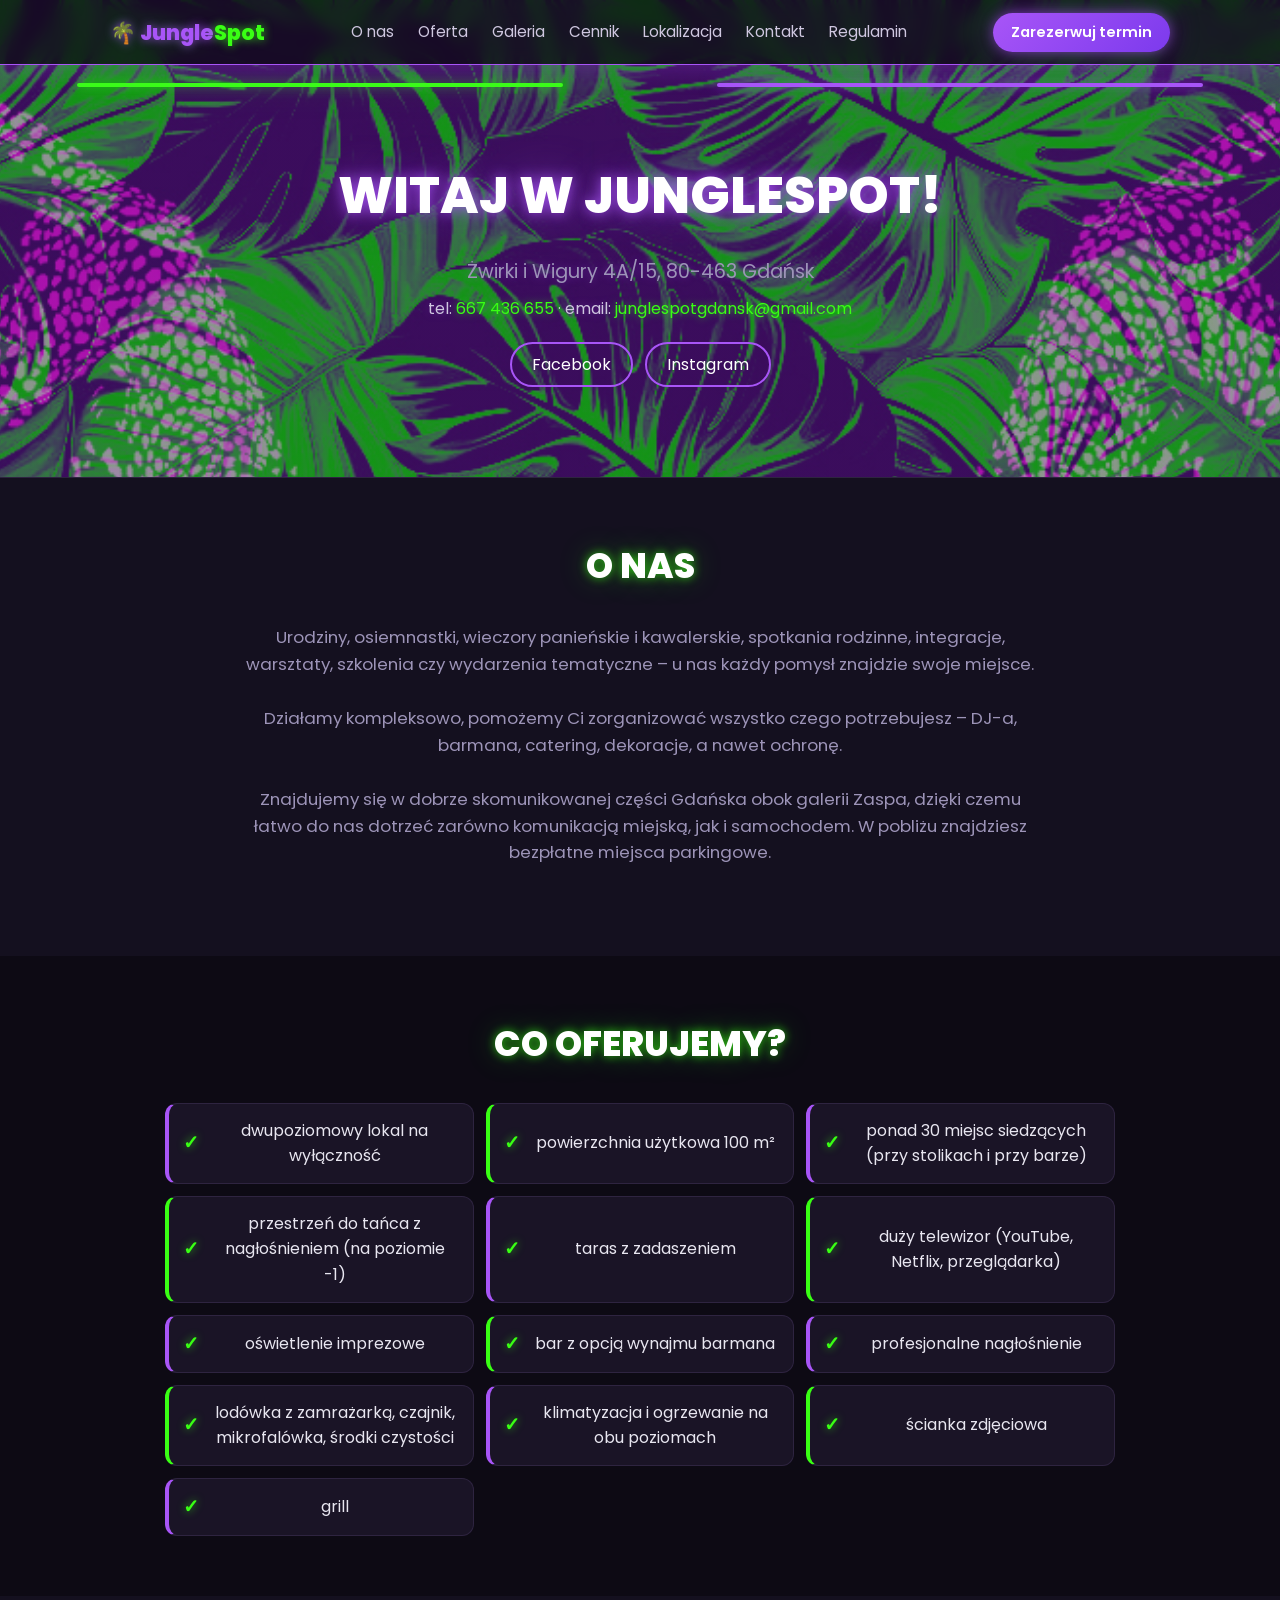
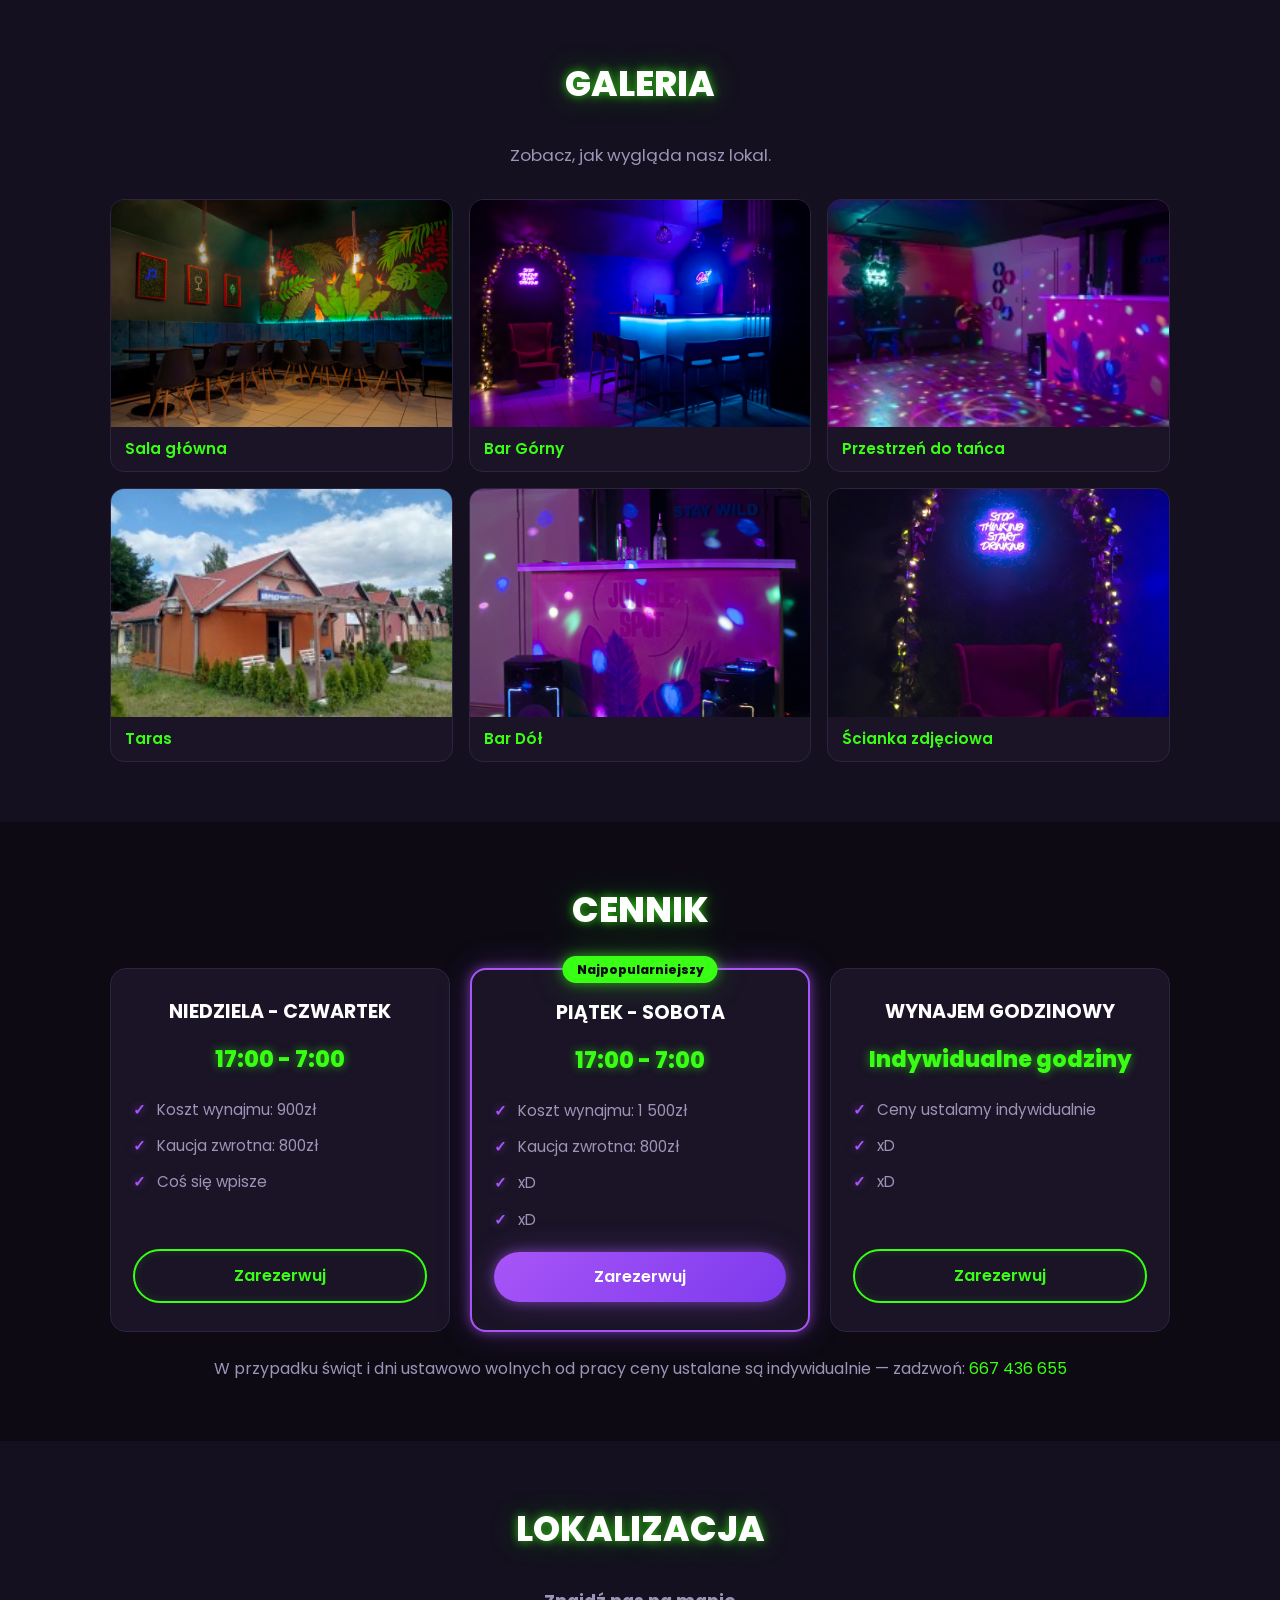
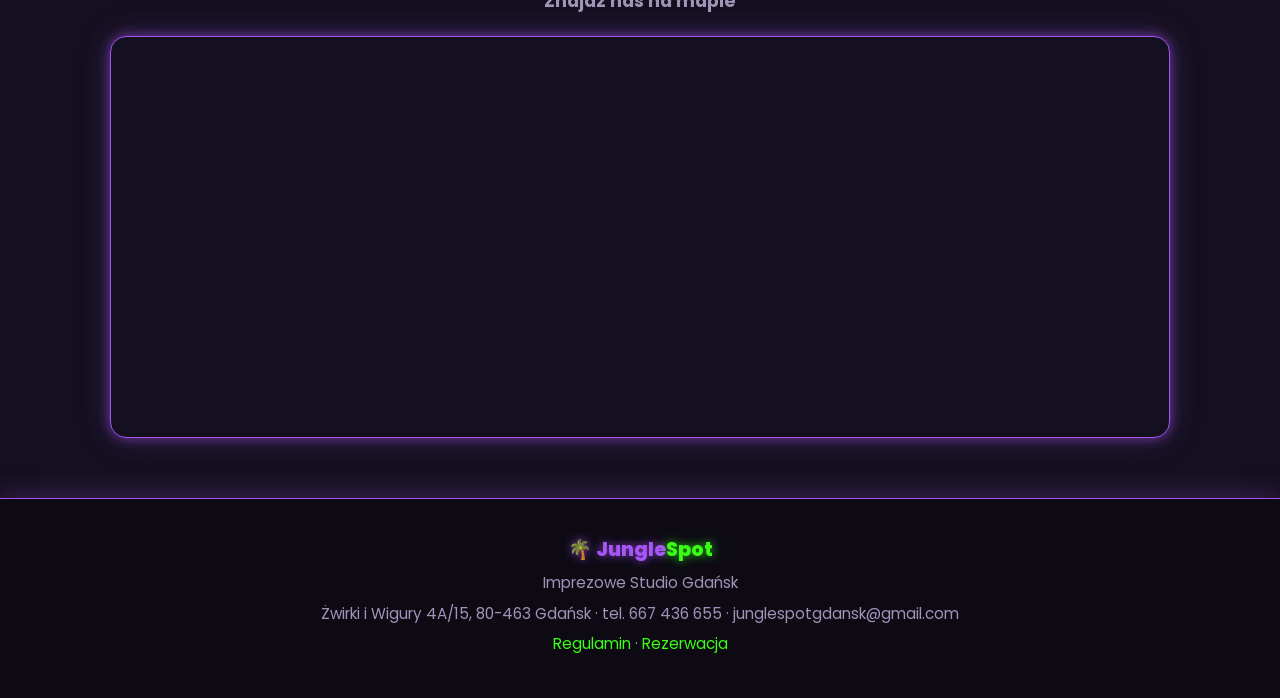
<file: index.html>
<!DOCTYPE html>
<html lang="pl">

<head>
  <meta charset="UTF-8">
  <meta name="viewport" content="width=device-width, initial-scale=1.0">
  <title>Imprezowe Studio Gdańsk — Domek imprezowy | JungleSpot</title>
  <meta name="description"
    content="Wynajmij lokal na imprezę w Gdańsku! Imprezowe Studio JungleSpot — urodziny, imprezy firmowe, spotkania towarzyskie. Zarezerwuj termin już dziś!">
  <link rel="preconnect" href="https://fonts.googleapis.com">
  <link rel="preconnect" href="https://fonts.gstatic.com" crossorigin>
  <link href="https://fonts.googleapis.com/css2?family=Poppins:wght@400;600;800&display=swap" rel="stylesheet">
  <script src="https://identity.netlify.com/v1/netlify-identity-widget.js"></script>
  <link rel="stylesheet" href="style.css">
</head>

<body>

  <!-- Pasek górny: logo + menu + przycisk rezerwacji -->
  <header class="topbar">
    <div class="container topbar-inner">
      <a href="index.html" class="logo">🌴 Jungle<span>Spot</span></a>

      <nav class="nav" id="nav-menu">
        <a href="#o-nas">O nas</a>
        <a href="#oferta">Oferta</a>
        <a href="#galeria">Galeria</a>
        <a href="#cennik">Cennik</a>
        <a href="#lokalizacja">Lokalizacja</a>
        <a href="#kontakt">Kontakt</a>
        <a href="regulamin.html">Regulamin</a>
        <a href="rezerwacja.html" class="nav-reserve">✨ Zarezerwuj termin</a>
      </nav>

      <div class="topbar-actions">
        <a href="rezerwacja.html" class="btn btn-primary btn-small">Zarezerwuj termin</a>
        <button id="menu-toggle" class="menu-toggle" aria-label="Menu">☰</button>
      </div>
    </div>
  </header>

  <!-- Sekcja główna (hero) -->
  <section class="hero">
    <div class="container">
      <h1 class="hero-title" data-content="hero-title">WYNAJMIJ NASZ LOKAL<br>NA IMPREZĘ!</h1>
      <p class="hero-address" data-content="hero-address">Żwirki i Wigury 4A/15, 80-463 Gdańsk</p>
      <p class="hero-contact">
        tel: <a href="tel:+48667436655" data-content="hero-phone">667 436 655</a> ·
        email: <a href="mailto:junglespotgdansk@gmail.com" data-content="hero-email">junglespotgdansk@gmail.com</a>
      </p>
      <div class="social-links">
        <a href="https://www.facebook.com/ImprezoweStudio" target="_blank" rel="noopener"
          class="social-link">Facebook</a>
        <a href="https://www.instagram.com/junglespot_imprezowestudio/" target="_blank" rel="noopener"
          class="social-link">Instagram</a>
      </div>
    </div>
  </section>

  <!-- Sekcja: o nas -->
  <section class="section section-alt" id="o-nas">
    <div class="container">
      <h2 class="section-title" data-content="onas-title">Witamy w naszym lokalu!</h2>
      <p class="section-text" data-content="onas-text">
        Szukasz idealnego miejsca na organizację niezapomnianej imprezy?
        Nasz lokal to odpowiednie miejsce dla Ciebie! Niezależnie od tego,
        czy planujesz uroczystość rodzinną, przyjęcie urodzinowe,
        imprezę firmową czy też spotkanie towarzyskie, oferujemy miejsce,
        które spełni Twoje oczekiwania.
      </p>
    </div>
  </section>

  <!-- Sekcja: co oferujemy -->
  <section class="section" id="oferta">
    <div class="container">
      <h2 class="section-title" data-content="oferta-title">Co oferujemy?</h2>
      <ul class="offer-list">
        <li data-content="oferta-1">dwupoziomowy lokal na wyłączność</li>
        <li data-content="oferta-2">powierzchnia użytkowa 100 m²</li>
        <li data-content="oferta-3">ponad 30 miejsc siedzących (przy stolikach i przy barze)</li>
        <li data-content="oferta-4">przestrzeń do tańca z nagłośnieniem (na poziomie -1)</li>
        <li data-content="oferta-5">taras z zadaszeniem</li>
        <li data-content="oferta-6">duży telewizor (YouTube, Netflix, przeglądarka)</li>
        <li data-content="oferta-7">oświetlenie imprezowe</li>
        <li data-content="oferta-8">bar z opcją wynajmu barmana</li>
        <li data-content="oferta-9">profesjonalne nagłośnienie</li>
        <li data-content="oferta-10">lodówka z zamrażarką, czajnik, mikrofalówka, środki czystości</li>
        <li data-content="oferta-11">klimatyzacja i ogrzewanie na obu poziomach</li>
        <li data-content="oferta-12">ścianka zdjęciowa</li>
        <li data-content="oferta-13">grill</li>
      </ul>
    </div>
  </section>

  <!-- Sekcja: galeria (zdjęcia z folderu images/) -->
  <section class="section section-alt" id="galeria">
    <div class="container">
      <h2 class="section-title" data-content="galeria-title">Galeria</h2>
      <p class="section-text" data-content="galeria-text">Zobacz, jak wygląda nasz lokal.</p>
      <div class="gallery">
        <figure class="gallery-item">
          <img src="images/sala_glowna.jpg" alt="Sala główna lokalu" data-image="galeria-1-zdjecie">
          <figcaption data-content="galeria-1-podpis">Sala główna</figcaption>
        </figure>
        <figure class="gallery-item">
          <img src="images/bar_gora.jpg" alt="Bar lokalu" data-image="galeria-2-zdjecie">
          <figcaption data-content="galeria-2-podpis">Bar Górny</figcaption>
        </figure>
        <figure class="gallery-item">
          <img src="images/taniec.jpg" alt="Przestrzeń do tańca" data-image="galeria-3-zdjecie">
          <figcaption data-content="galeria-3-podpis">Przestrzeń do tańca</figcaption>
        </figure>
        <figure class="gallery-item">
          <img src="images/taras.jpg" alt="Taras z zadaszeniem" data-image="galeria-4-zdjecie">
          <figcaption data-content="galeria-4-podpis">Taras</figcaption>
        </figure>
        <figure class="gallery-item">
          <img src="images/bar_dol.jpg" alt="Bar dół" data-image="galeria-5-zdjecie">
          <figcaption data-content="galeria-5-podpis">Bar Dół</figcaption>
        </figure>
        <figure class="gallery-item">
          <img src="images/sciannka.jpg" alt="Ścianka zdjęciowa" data-image="galeria-6-zdjecie">
          <figcaption data-content="galeria-6-podpis">Ścianka zdjęciowa</figcaption>
        </figure>
      </div>
    </div>
  </section>

  <!-- Sekcja: cennik -->
  <section class="section" id="cennik">
    <div class="container">
      <h2 class="section-title" data-content="cennik-title">Cennik</h2>
      <div class="pricing">
        <div class="price-card">
          <h3 data-content="cennik-nr1-nazwa">Pakiet Start</h3>
          <p class="price" data-content="cennik-nr1-czas">4 godziny</p>
          <ul>
            <li data-content="cennik-nr1-1">wynajem lokalu na wyłączność</li>
            <li data-content="cennik-nr1-2">nagłośnienie podstawowe</li>
            <li data-content="cennik-nr1-3">obsługa telefonu w godzinach wynajmu</li>
          </ul>
          <a href="rezerwacja.html" class="btn btn-secondary" data-content="cennik-nr1-przycisk">Zapytaj o cenę</a>
        </div>
        <div class="price-card price-card-featured">
          <span class="badge" data-content="cennik-nr2-badge">Najpopularniejszy</span>
          <h3 data-content="cennik-nr2-nazwa">Pakiet Impreza</h3>
          <p class="price" data-content="cennik-nr2-czas">8 godzin</p>
          <ul>
            <li data-content="cennik-nr2-1">wszystko z pakietu Start</li>
            <li data-content="cennik-nr2-2">oświetlenie imprezowe</li>
            <li data-content="cennik-nr2-3">ścianka zdjęciowa</li>
            <li data-content="cennik-nr2-4">grill + taras</li>
          </ul>
          <a href="rezerwacja.html" class="btn btn-primary" data-content="cennik-nr2-przycisk">Zarezerwuj</a>
        </div>
        <div class="price-card">
          <h3 data-content="cennik-nr3-nazwa">Pakiet Firmowy</h3>
          <p class="price" data-content="cennik-nr3-czas">Indywidualnie</p>
          <ul>
            <li data-content="cennik-nr3-1">wynajem na cały dzień</li>
            <li data-content="cennik-nr3-2">wynajem barmana</li>
            <li data-content="cennik-nr3-3">duży telewizor do prezentacji</li>
          </ul>
          <a href="rezerwacja.html" class="btn btn-secondary" data-content="cennik-nr3-przycisk">Zapytaj o ofertę</a>
        </div>
      </div>
      <p class="pricing-note"><span data-content="cennik-notka">Ceny ustalane indywidualnie — zadzwoń:</span> <a href="tel:+48667436655">667 436 655</a></p>
    </div>
  </section>

  <!-- Sekcja: lokalizacja -->
  <section class="section section-alt" id="lokalizacja">
    <div class="container">
      <h2 class="section-title" data-content="lokalizacja-title">Lokalizacja</h2>
      <h3 class="map-subtitle" data-content="lokalizacja-text">Zobacz nas na mapie</h3>
      <div class="map-wrapper">
        <iframe src="https://www.google.com/maps?q=%C5%BBwirki+i+Wigury+4A%2F15,+80-463+Gda%C5%84sk&output=embed"
          allowfullscreen loading="lazy" referrerpolicy="no-referrer-when-downgrade"
          title="Mapa — JungleSpot Gdańsk"></iframe>
      </div>
    </div>
  </section>

  <!-- Stopka -->
  <footer class="footer" id="kontakt">
    <div class="container">
      <p class="footer-logo">🌴 Jungle<span>Spot</span></p>
      <p data-content="footer-nazwa">Imprezowe Studio Gdańsk</p>
      <p data-content="footer-dane">Żwirki i Wigury 4A/15, 80-463 Gdańsk · tel. 667 436 655 · junglespotgdansk@gmail.com</p>
      <p><a href="regulamin.html">Regulamin</a> · <a href="rezerwacja.html">Rezerwacja</a></p>
    </div>
  </footer>

  <script src="script.js"></script>
  <script src="texts.js"></script>
</body>

</html>
</file>
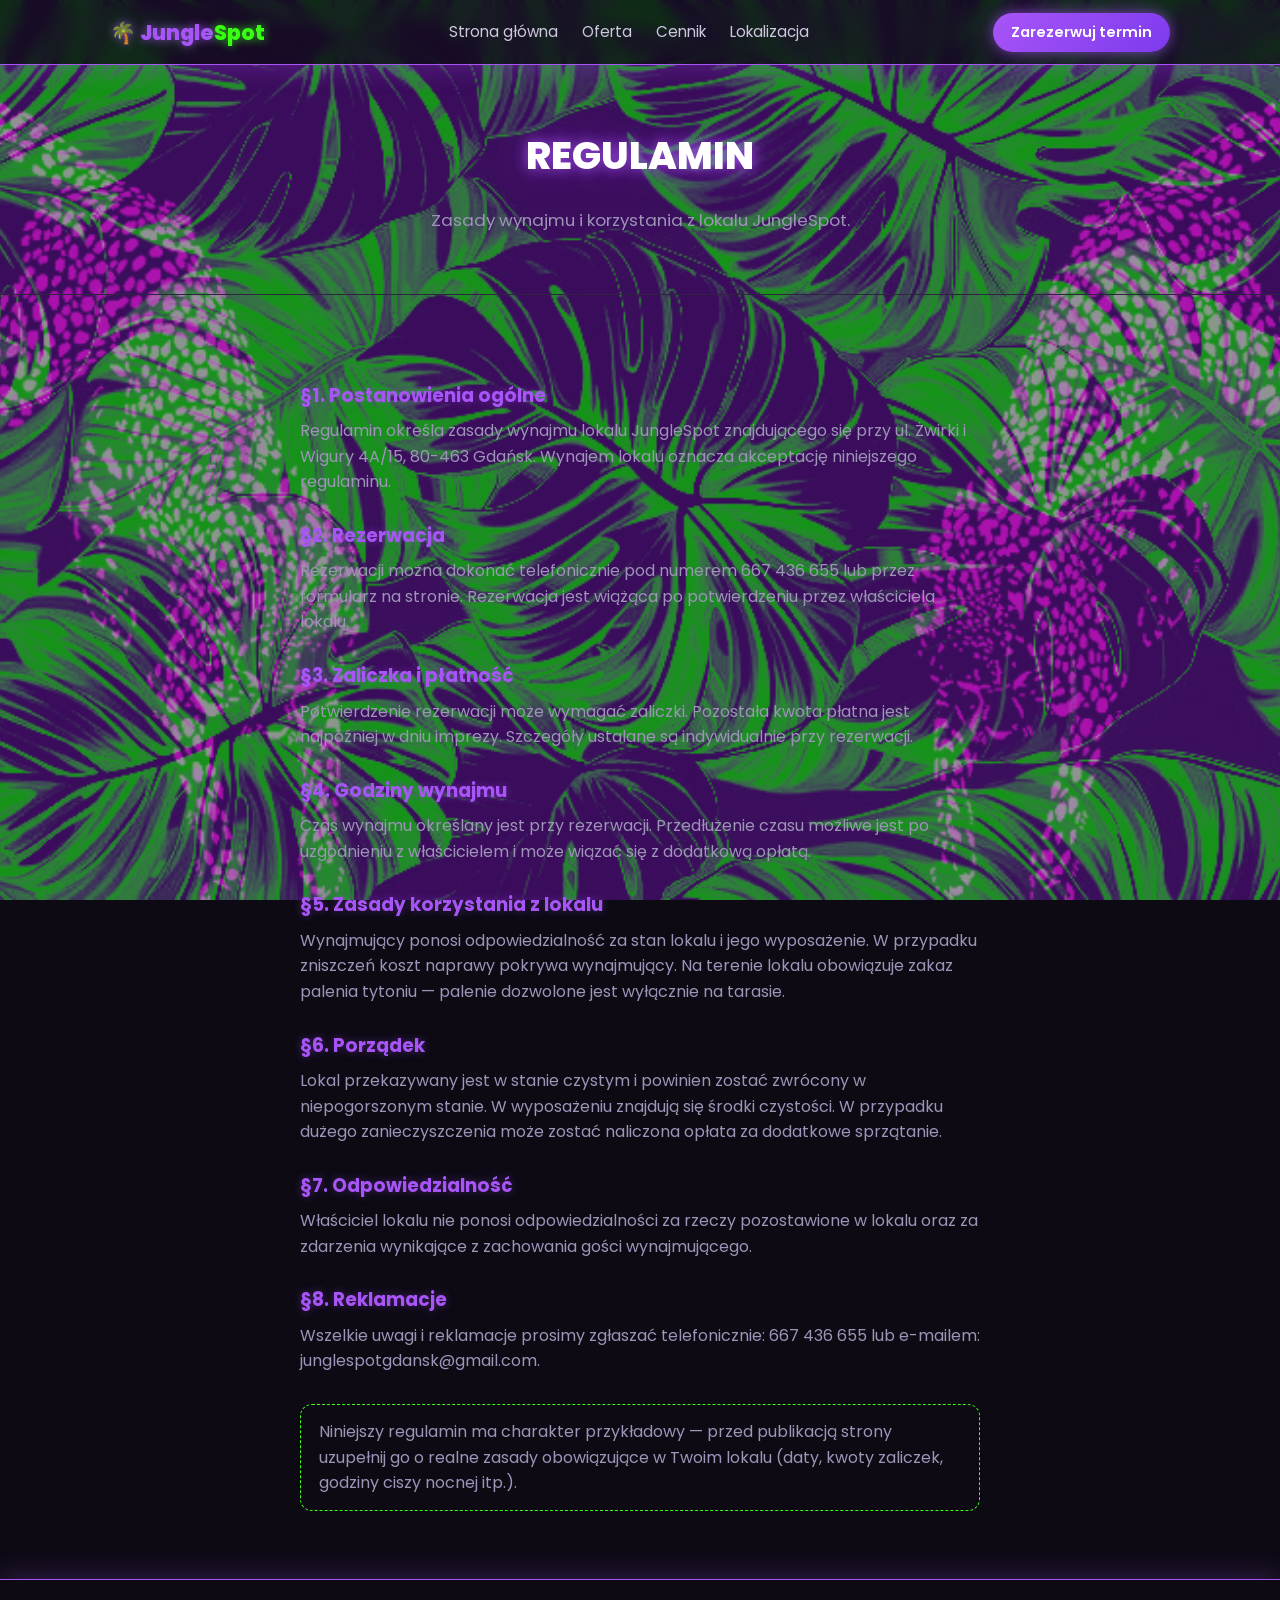
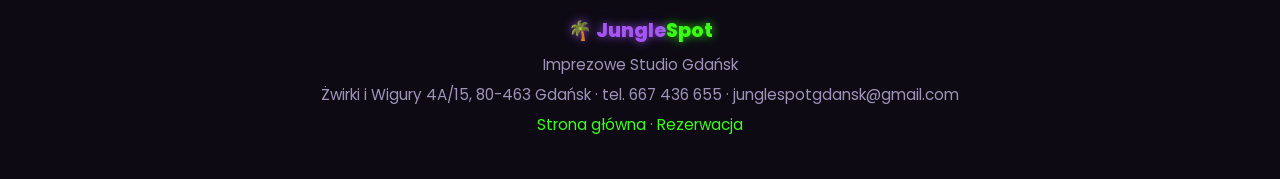
<file: regulamin.html>
<!DOCTYPE html>
<html lang="pl">
<head>
  <meta charset="UTF-8">
  <meta name="viewport" content="width=device-width, initial-scale=1.0">
  <title>Regulamin — JungleSpot Gdańsk</title>
  <meta name="description" content="Regulamin wynajmu lokalu JungleSpot Gdańsk — zasady rezerwacji, wynajmu i korzystania z lokalu.">
  <link rel="preconnect" href="https://fonts.googleapis.com">
  <link rel="preconnect" href="https://fonts.gstatic.com" crossorigin>
  <link href="https://fonts.googleapis.com/css2?family=Poppins:wght@400;600;800&display=swap" rel="stylesheet">
  <link rel="stylesheet" href="style.css">
</head>
<body>

  <header class="topbar">
    <div class="container topbar-inner">
      <a href="index.html" class="logo">🌴 Jungle<span>Spot</span></a>

      <nav class="nav" id="nav-menu">
        <a href="index.html">Strona główna</a>
        <a href="index.html#oferta">Oferta</a>
        <a href="index.html#cennik">Cennik</a>
        <a href="index.html#lokalizacja">Lokalizacja</a>
        <a href="rezerwacja.html" class="nav-reserve">✨ Zarezerwuj termin</a>
      </nav>

      <div class="topbar-actions">
        <a href="rezerwacja.html" class="btn btn-primary btn-small">Zarezerwuj termin</a>
        <button id="menu-toggle" class="menu-toggle" aria-label="Menu">☰</button>
      </div>
    </div>
  </header>

  <section class="page-hero">
    <div class="container">
      <h1 class="hero-title" data-content="tytul">REGULAMIN</h1>
      <p class="section-text" data-content="podtytul">Zasady wynajmu i korzystania z lokalu JungleSpot.</p>
    </div>
  </section>

  <section class="section">
    <div class="container container-narrow">
      <article class="rules">
        <h2 data-content="s1-tytul">§1. Postanowienia ogólne</h2>
        <p data-content="s1-tekst">Regulamin określa zasady wynajmu lokalu JungleSpot znajdującego się przy ul. Żwirki i Wigury 4A/15, 80-463 Gdańsk. Wynajem lokalu oznacza akceptację niniejszego regulaminu.</p>

        <h2 data-content="s2-tytul">§2. Rezerwacja</h2>
        <p data-content="s2-tekst">Rezerwacji można dokonać telefonicznie pod numerem 667 436 655 lub przez formularz na stronie. Rezerwacja jest wiążąca po potwierdzeniu przez właściciela lokalu.</p>

        <h2 data-content="s3-tytul">§3. Zaliczka i płatność</h2>
        <p data-content="s3-tekst">Potwierdzenie rezerwacji może wymagać zaliczki. Pozostała kwota płatna jest najpóźniej w dniu imprezy. Szczegóły ustalane są indywidualnie przy rezerwacji.</p>

        <h2 data-content="s4-tytul">§4. Godziny wynajmu</h2>
        <p data-content="s4-tekst">Czas wynajmu określany jest przy rezerwacji. Przedłużenie czasu możliwe jest po uzgodnieniu z właścicielem i może wiązać się z dodatkową opłatą.</p>

        <h2 data-content="s5-tytul">§5. Zasady korzystania z lokalu</h2>
        <p data-content="s5-tekst">Wynajmujący ponosi odpowiedzialność za stan lokalu i jego wyposażenie. W przypadku zniszczeń koszt naprawy pokrywa wynajmujący. Na terenie lokalu obowiązuje zakaz palenia tytoniu — palenie dozwolone jest wyłącznie na tarasie.</p>

        <h2 data-content="s6-tytul">§6. Porządek</h2>
        <p data-content="s6-tekst">Lokal przekazywany jest w stanie czystym i powinien zostać zwrócony w niepogorszonym stanie. W wyposażeniu znajdują się środki czystości. W przypadku dużego zanieczyszczenia może zostać naliczona opłata za dodatkowe sprzątanie.</p>

        <h2 data-content="s7-tytul">§7. Odpowiedzialność</h2>
        <p data-content="s7-tekst">Właściciel lokalu nie ponosi odpowiedzialności za rzeczy pozostawione w lokalu oraz za zdarzenia wynikające z zachowania gości wynajmującego.</p>

        <h2 data-content="s8-tytul">§8. Reklamacje</h2>
        <p data-content="s8-tekst">Wszelkie uwagi i reklamacje prosimy zgłaszać telefonicznie: 667 436 655 lub e-mailem: junglespotgdansk@gmail.com.</p>

        <p class="rules-note" data-content="notka">Niniejszy regulamin ma charakter przykładowy — przed publikacją strony uzupełnij go o realne zasady obowiązujące w Twoim lokalu (daty, kwoty zaliczek, godziny ciszy nocnej itp.).</p>
      </article>
    </div>
  </section>

  <footer class="footer">
    <div class="container">
      <p class="footer-logo">🌴 Jungle<span>Spot</span></p>
      <p>Imprezowe Studio Gdańsk</p>
      <p>Żwirki i Wigury 4A/15, 80-463 Gdańsk · tel. 667 436 655 · junglespotgdansk@gmail.com</p>
      <p><a href="index.html">Strona główna</a> · <a href="rezerwacja.html">Rezerwacja</a></p>
    </div>
  </footer>

  <script src="script.js"></script>
  <script src="texts.js" data-json="regulamin.json"></script>
</body>
</html>
</file>
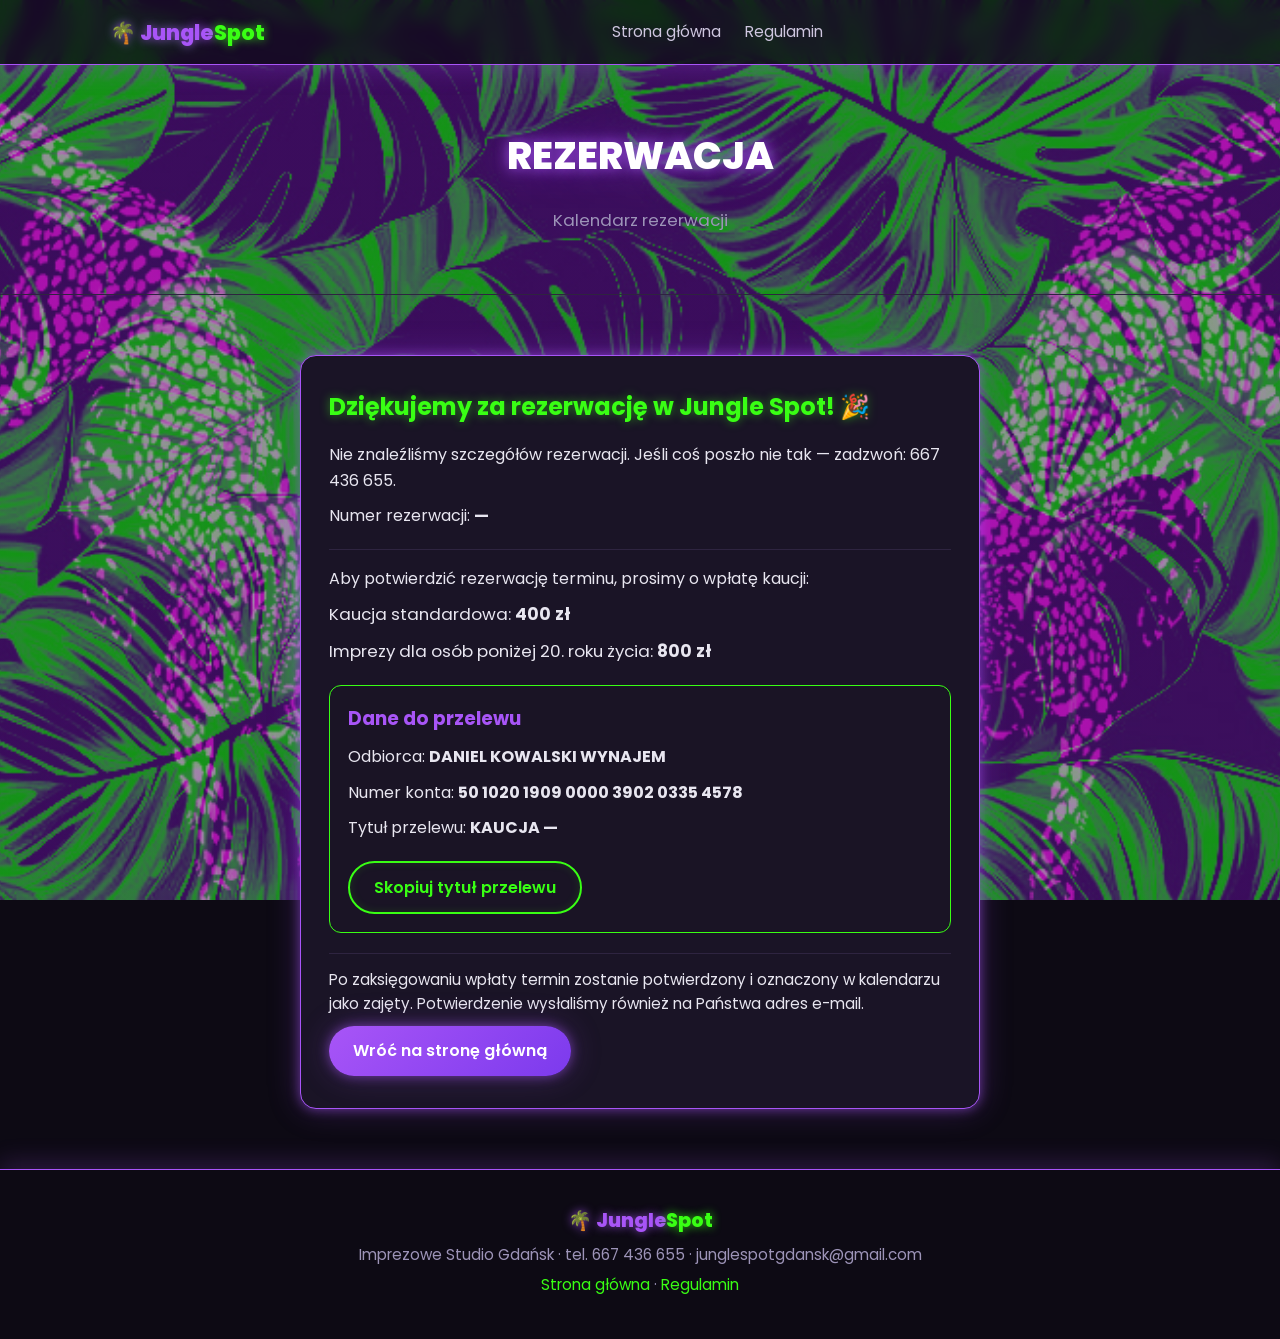
<file: rezerwacja-potwierdzenie.html>
<!DOCTYPE html>
<html lang="pl">

<head>
  <meta charset="UTF-8">
  <meta name="viewport" content="width=device-width, initial-scale=1.0">
  <title>Potwierdzenie rezerwacji — JungleSpot</title>
  <meta name="robots" content="noindex">
  <link rel="preconnect" href="https://fonts.googleapis.com">
  <link rel="preconnect" href="https://fonts.gstatic.com" crossorigin>
  <link href="https://fonts.googleapis.com/css2?family=Poppins:wght@400;600;800&display=swap" rel="stylesheet">
  <link rel="stylesheet" href="style.css">
</head>

<body>

  <header class="topbar">
    <div class="container topbar-inner">
      <a href="index.html" class="logo">🌴 Jungle<span>Spot</span></a>
      <nav class="nav" id="nav-menu">
        <a href="index.html">Strona główna</a>
        <a href="regulamin.html">Regulamin</a>
      </nav>
      <div class="topbar-actions">
        <button id="menu-toggle" class="menu-toggle" aria-label="Menu">☰</button>
      </div>
    </div>
  </header>

  <section class="page-hero">
    <div class="container">
      <h1 class="hero-title" data-content="hero-tytul">REZERWACJA</h1>
      <p class="section-text" data-content="hero-tekst">Kalendarz rezerwacji</p>
    </div>
  </section>

  <section class="section">
    <div class="container container-narrow">
      <div class="confirm-box" id="confirm-box">

        <h2 class="confirm-title" data-content="tytul">Dziękujemy za rezerwację w Jungle Spot! 🎉</h2>

        <p id="confirm-tekst">
          <span data-content="tekst">Otrzymaliśmy Państwa zgłoszenie rezerwacji na termin</span>
          <strong id="confirm-data">—</strong>.
        </p>

        <p><span data-content="numer-etykieta">Numer rezerwacji:</span> <strong id="confirm-numer">—</strong></p>

        <div class="confirm-section">
          <p data-content="kaucja-tekst">Aby potwierdzić rezerwację terminu, prosimy o wpłatę kaucji:</p>
          <p class="confirm-kaucja"><span data-content="kaucja-standard">Kaucja standardowa:</span> <strong
              data-content="kaucja-standard-kwota">400 zł</strong></p>
          <p class="confirm-kaucja"><span data-content="kaucja-mlodzi">Imprezy dla osób poniżej 20. roku życia:</span>
            <strong data-content="kaucja-mlodzi-kwota">800 zł</strong></p>
          <p class="confirm-kwota" id="confirm-kwota"></p>
        </div>

        <div class="confirm-section bank-box">
          <h3 data-content="bank-tytul">Dane do przelewu</h3>
          <p>Odbiorca: <strong data-content="odbiorca">DANIEL KOWALSKI WYNAJEM</strong></p>
          <p>Numer konta: <strong data-content="numer-konta">50 1020 1909 0000 3902 0335 4578</strong></p>
          <p><span data-content="tytul-przelewu">Tytuł przelewu:</span> <strong id="confirm-tytul">KAUCJA —</strong></p>
          <button type="button" class="btn btn-secondary btn-copy" id="copy-tytul"
            data-content="przycisk-kopiuj">Skopiuj tytuł przelewu</button>
        </div>

        <p class="confirm-note" data-content="notka">Po zaksięgowaniu wpłaty termin zostanie potwierdzony i oznaczony w
          kalendarzu jako zajęty. Potwierdzenie wysłaliśmy również na Państwa adres e-mail.</p>

        <a href="index.html" class="btn btn-primary" data-content="przycisk-powrot">Wróć na stronę główną</a>
      </div>
    </div>
  </section>

  <footer class="footer">
    <div class="container">
      <p class="footer-logo">🌴 Jungle<span>Spot</span></p>
      <p>Imprezowe Studio Gdańsk · tel. 667 436 655 · junglespotgdansk@gmail.com</p>
      <p><a href="index.html">Strona główna</a> · <a href="regulamin.html">Regulamin</a></p>
    </div>
  </footer>

  <script src="script.js"></script>
  <script src="texts.js" data-json="potwierdzenie.json"></script>
</body>

</html>
</file>
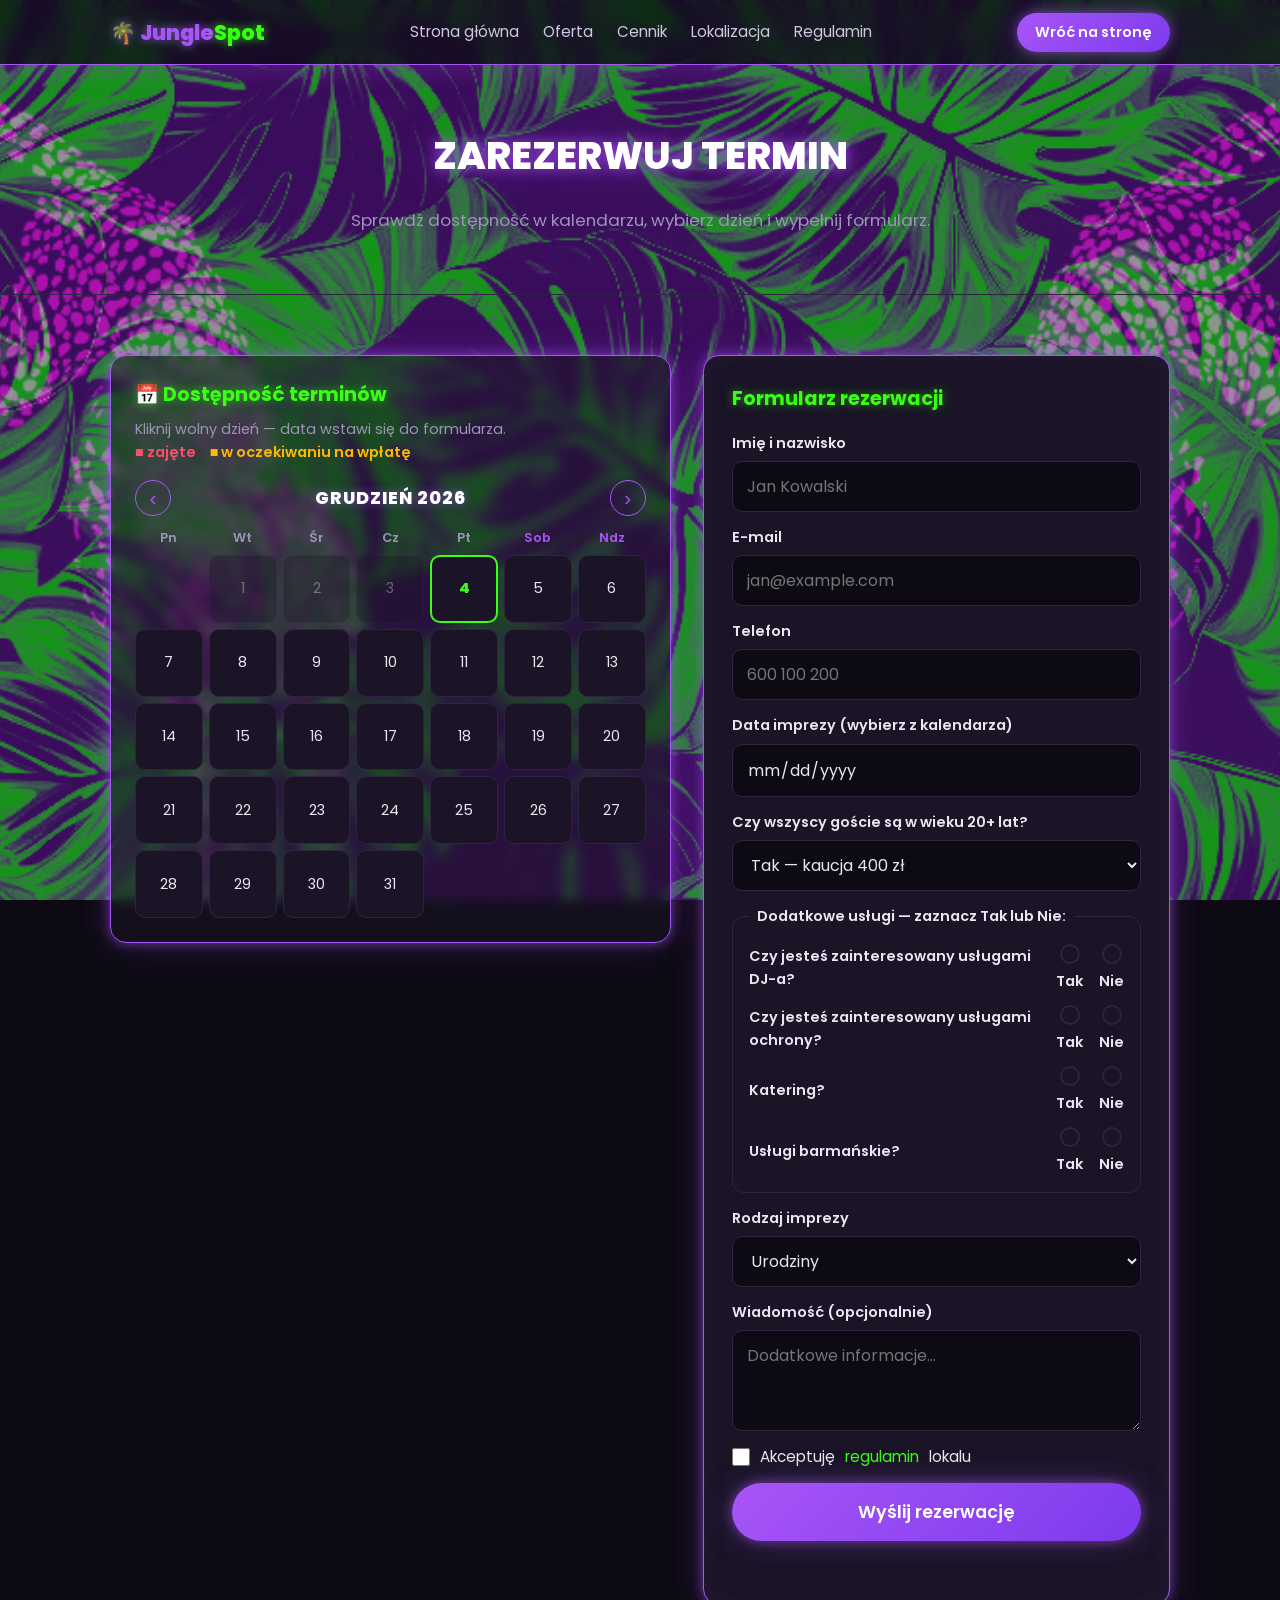
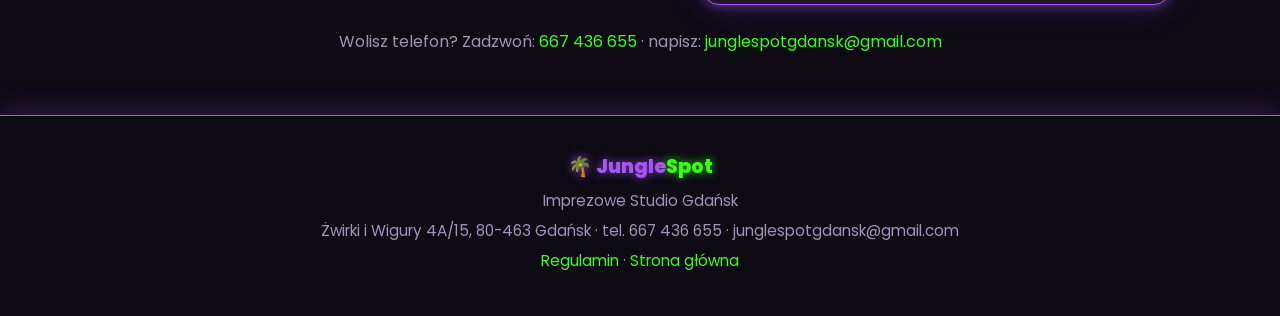
<file: rezerwacja.html>
<!DOCTYPE html>
<html lang="pl">
<head>
  <meta charset="UTF-8">
  <meta name="viewport" content="width=device-width, initial-scale=1.0">
  <title>Rezerwacja terminu — JungleSpot Gdańsk</title>
  <meta name="description" content="Zarezerwuj termin na imprezę w JungleSpot Gdańsk. Sprawdź kalendarz dostępności i wypełnij formularz rezerwacji.">
  <link rel="preconnect" href="https://fonts.googleapis.com">
  <link rel="preconnect" href="https://fonts.gstatic.com" crossorigin>
  <link href="https://fonts.googleapis.com/css2?family=Poppins:wght@400;600;800&display=swap" rel="stylesheet">
  <link rel="stylesheet" href="style.css">
</head>
<body>

  <header class="topbar">
    <div class="container topbar-inner">
      <a href="index.html" class="logo">🌴 Jungle<span>Spot</span></a>

      <nav class="nav" id="nav-menu">
        <a href="index.html">Strona główna</a>
        <a href="index.html#oferta">Oferta</a>
        <a href="index.html#cennik">Cennik</a>
        <a href="index.html#lokalizacja">Lokalizacja</a>
        <a href="regulamin.html">Regulamin</a>
      </nav>

      <div class="topbar-actions">
        <a href="index.html" class="btn btn-primary btn-small">Wróć na stronę</a>
        <button id="menu-toggle" class="menu-toggle" aria-label="Menu">☰</button>
      </div>
    </div>
  </header>

  <section class="page-hero">
    <div class="container">
      <h1 class="hero-title" data-content="hero-tytul">ZAREZERWUJ TERMIN</h1>
      <p class="section-text" data-content="hero-tekst">Sprawdź dostępność w kalendarzu, wybierz dzień i wypełnij formularz.</p>
    </div>
  </section>

  <section class="section">
    <div class="container">
      <div class="booking-grid">

        <!-- LEWA STRONA: kalendarz -->
        <div class="calendar-box">
          <h2 class="calendar-title" data-content="kalendarz-tytul">📅 Dostępność terminów</h2>
          <p class="calendar-hint">
            <span data-content="kalendarz-podpowiedz">Kliknij wolny dzień — data wstawi się do formularza.</span><br>
            <span class="legend-busy">■ zajęte</span>
            <span class="legend-pending">■ w oczekiwaniu na wpłatę</span>
          </p>

          <div class="cal-head">
            <button id="cal-prev" class="cal-nav" aria-label="Poprzedni miesiąc">‹</button>
            <span id="cal-month" class="cal-month"></span>
            <button id="cal-next" class="cal-nav" aria-label="Następny miesiąc">›</button>
          </div>

          <div class="cal-grid cal-weekdays">
            <span>Pn</span><span>Wt</span><span>Śr</span><span>Cz</span><span>Pt</span><span class="cal-weekend">Sob</span><span class="cal-weekend">Ndz</span>
          </div>
          <div id="cal-days" class="cal-grid cal-days"></div>
        </div>

        <!-- PRAWA STRONA: formularz -->
        <form class="booking-form" id="booking-form">
          <h2 class="form-title" data-content="formularz-tytul">Formularz rezerwacji</h2>

          <label>
            <span data-content="pole-imie">Imię i nazwisko</span>
            <input type="text" name="imie" required placeholder="Jan Kowalski">
          </label>
          <label>
            <span data-content="pole-email">E-mail</span>
            <input type="email" name="email" required placeholder="jan@example.com">
          </label>
          <label>
            <span data-content="pole-telefon">Telefon</span>
            <input type="tel" name="telefon" required placeholder="600 100 200">
          </label>
          <label>
            <span data-content="pole-data">Data imprezy (wybierz z kalendarza)</span>
            <input type="date" name="data" required readonly>
          </label>
          <label>
            <span data-content="pole-wiek">Czy wszyscy goście są w wieku 20+ lat?</span>
            <select name="wiek">
              <option value="tak">Tak — kaucja 400 zł</option>
              <option value="nie">Nie — kaucja 800 zł</option>
            </select>
          </label>
          <fieldset class="yesno-group">
            <legend data-content="pytania-tytul">Dodatkowe usługi — zaznacz Tak lub Nie:</legend>

            <div class="yesno-row">
              <span class="yesno-name" data-content="pytanie-dj">Czy jesteś zainteresowany usługami DJ-a?</span>
              <span class="yesno-options">
                <label class="yesno-option"><input type="radio" name="usluga_dj" value="tak" required><span class="yesno-mark"></span>Tak</label>
                <label class="yesno-option"><input type="radio" name="usluga_dj" value="nie" required><span class="yesno-mark"></span>Nie</label>
              </span>
            </div>

            <div class="yesno-row">
              <span class="yesno-name" data-content="pytanie-ochrona">Czy jesteś zainteresowany usługami ochrony?</span>
              <span class="yesno-options">
                <label class="yesno-option"><input type="radio" name="usluga_ochrona" value="tak" required><span class="yesno-mark"></span>Tak</label>
                <label class="yesno-option"><input type="radio" name="usluga_ochrona" value="nie" required><span class="yesno-mark"></span>Nie</label>
              </span>
            </div>

            <div class="yesno-row">
              <span class="yesno-name" data-content="pytanie-katering">Katering?</span>
              <span class="yesno-options">
                <label class="yesno-option"><input type="radio" name="usluga_katering" value="tak" required><span class="yesno-mark"></span>Tak</label>
                <label class="yesno-option"><input type="radio" name="usluga_katering" value="nie" required><span class="yesno-mark"></span>Nie</label>
              </span>
            </div>

            <div class="yesno-row">
              <span class="yesno-name" data-content="pytanie-barman">Usługi barmańskie?</span>
              <span class="yesno-options">
                <label class="yesno-option"><input type="radio" name="usluga_barman" value="tak" required><span class="yesno-mark"></span>Tak</label>
                <label class="yesno-option"><input type="radio" name="usluga_barman" value="nie" required><span class="yesno-mark"></span>Nie</label>
              </span>
            </div>
          </fieldset>
          <label>
            <span data-content="pole-rodzaj">Rodzaj imprezy</span>
            <select name="rodzaj">
              <option>Urodziny</option>
              <option>Impreza firmowa</option>
              <option>Uroczystość rodzinna</option>
              <option>Spotkanie towarzyskie</option>
              <option>Inne</option>
            </select>
          </label>
          <label>
            <span data-content="pole-wiadomosc">Wiadomość (opcjonalnie)</span>
            <textarea name="wiadomosc" rows="3" placeholder="Dodatkowe informacje..."></textarea>
          </label>
          <label class="checkbox-label">
            <input type="checkbox" name="regulamin" required>
            Akceptuję <a href="regulamin.html">regulamin</a> lokalu
          </label>

          <button type="submit" class="btn btn-primary btn-large" data-content="przycisk">Wyślij rezerwację</button>
          <p class="form-status" id="form-status" role="status"></p>
        </form>

      </div>

      <p class="contact-alt"><span data-content="kontakt-alt">Wolisz telefon? Zadzwoń:</span> <a href="tel:+48667436655">667 436 655</a> ·
        napisz: <a href="mailto:junglespotgdansk@gmail.com">junglespotgdansk@gmail.com</a></p>
    </div>
  </section>

  <footer class="footer">
    <div class="container">
      <p class="footer-logo">🌴 Jungle<span>Spot</span></p>
      <p>Imprezowe Studio Gdańsk</p>
      <p>Żwirki i Wigury 4A/15, 80-463 Gdańsk · tel. 667 436 655 · junglespotgdansk@gmail.com</p>
      <p><a href="regulamin.html">Regulamin</a> · <a href="index.html">Strona główna</a></p>
    </div>
  </footer>

  <script src="script.js"></script>
  <script src="texts.js" data-json="rezerwacja.json"></script>
</body>
</html>
</file>
<file: style.css>
/* ===== USTAWIENIA PODSTAWOWE — STYL NEON LED ===== */
:root {
  --color-purple: #a855f7;        /* fiolet neon */
  --color-green: #39ff14;          /* zielony neon */
  --color-bg: #0d0a14;            /* prawie czarne tło z fioletowym odcieniem */
  --color-bg-alt: #14101f;         /* ciemniejsze tło sekcji */
  --color-card: #1a1426;           /* tło kart */
  --color-text: #e8e6f0;           /* jasny tekst */
  --color-muted: #9d94b8;          /* przygaszony tekst */
  --color-border: #2e2440;         /* obramowania */
  --glow-purple: 0 0 12px rgba(168, 85, 247, 0.55), 0 0 32px rgba(168, 85, 247, 0.25);
  --glow-green: 0 0 12px rgba(57, 255, 20, 0.55), 0 0 32px rgba(57, 255, 20, 0.25);
}

* { margin: 0; padding: 0; box-sizing: border-box; }

html { scroll-behavior: smooth; }

body {
  font-family: 'Poppins', sans-serif;
  background: var(--color-bg);
  color: var(--color-text);
  line-height: 1.6;
}

/* Tło strony — liście monstery na fioletowym tle.
   Statyczne: rozciągnięte na całą stronę, zawsze widoczne, bez animacji.
   Delikatna ciemna szyba (0.35) zapewnia czytelność tekstu. */
body::before {
  content: "";
  position: fixed;
  inset: 0;
  pointer-events: none;
  background:
    linear-gradient(rgba(13, 10, 20, 0.35), rgba(13, 10, 20, 0.35)),
    url("images/tło/tło.png") center / cover no-repeat;
  z-index: 0;
}

.container { max-width: 1100px; margin: 0 auto; padding: 0 20px; position: relative; z-index: 1; }

a { color: var(--color-green); text-decoration: none; }

/* ===== PRZYCISKI — NEON ===== */
.btn {
  display: inline-block;
  padding: 12px 24px;
  border-radius: 999px;
  font-weight: 600;
  transition: transform 0.15s ease, box-shadow 0.2s ease, background 0.2s ease;
  cursor: pointer;
  border: none;
  font-family: inherit;
  font-size: 1rem;
}
.btn:hover { transform: translateY(-2px); }

.btn-primary {
  background: linear-gradient(135deg, #a855f7, #7c3aed);
  color: #ffffff;
  box-shadow: var(--glow-purple);
}
.btn-primary:hover { box-shadow: 0 0 18px rgba(168, 85, 247, 0.8), 0 0 48px rgba(168, 85, 247, 0.4); }

.btn-secondary {
  border: 2px solid var(--color-green);
  color: var(--color-green);
  background: transparent;
  box-shadow: inset 0 0 10px rgba(57, 255, 20, 0.12);
}
.btn-secondary:hover { box-shadow: var(--glow-green); background: rgba(57, 255, 20, 0.08); }

.btn-small { padding: 8px 18px; font-size: 0.9rem; }
.btn-large { padding: 16px 32px; font-size: 1.1rem; width: 100%; }

/* ===== PASEK GÓRNY — przezroczysty, tło strony prześwituje ===== */
.topbar {
  position: sticky;
  top: 0;
  z-index: 100;
  background: rgba(13, 10, 20, 0.75);
  backdrop-filter: blur(8px);
  border-bottom: 1px solid var(--color-purple);
  box-shadow: 0 4px 24px rgba(168, 85, 247, 0.25);
  padding: 12px 0;
}

.topbar-inner { display: flex; align-items: center; justify-content: space-between; gap: 12px; }

.logo {
  font-weight: 800;
  font-size: 1.3rem;
  color: var(--color-purple);
  white-space: nowrap;
  text-shadow: 0 0 10px rgba(168, 85, 247, 0.8);
}
.logo span { color: var(--color-green); text-shadow: 0 0 10px rgba(57, 255, 20, 0.8); }

.nav { display: flex; gap: 4px; flex-wrap: wrap; }
.nav a {
  color: #cfc7e0;
  padding: 8px 10px;
  border-radius: 8px;
  font-size: 0.95rem;
  transition: color 0.2s, text-shadow 0.2s;
}

.nav a:hover { color: var(--color-green); text-shadow: 0 0 8px rgba(57, 255, 20, 0.7); }

.topbar-actions { display: flex; align-items: center; gap: 10px; }

.menu-toggle {
  display: none;
  background: none;
  border: none;
  color: var(--color-green);
  font-size: 1.6rem;
  cursor: pointer;
}

/* ===== HERO — przezroczysty, tło strony widać od góry ===== */
.hero {
  background: transparent;
  color: #ffffff;
  text-align: center;
  padding: 90px 20px;
  border-bottom: 1px solid var(--color-border);
  position: relative;
  overflow: hidden;
}

/* LED-y "wiszące" nad hero — dwie świecące linie */
.hero::before, .hero::after {
  content: "";
  position: absolute;
  top: 18px;
  height: 4px;
  width: 38%;
  border-radius: 4px;
}
.hero::before {
  left: 6%;
  background: var(--color-green);
  box-shadow: var(--glow-green);
}
.hero::after {
  right: 6%;
  background: var(--color-purple);
  box-shadow: var(--glow-purple);
}

.hero-title {
  font-size: clamp(1.8rem, 5vw, 3.2rem);
  font-weight: 800;
  text-transform: uppercase;
  margin-bottom: 20px;
  color: #ffffff;
  text-shadow: 0 0 14px rgba(168, 85, 247, 0.9), 0 0 42px rgba(168, 85, 247, 0.4);
}
.hero-address { font-size: 1.2rem; margin-bottom: 8px; color: var(--color-muted); }
.hero-address, .hero-contact { text-shadow: 0 0 8px rgba(168, 85, 247, 0.35); }
.hero-contact { margin-bottom: 20px; color: #cfc7e0; }
.hero-contact a { color: var(--color-green); text-shadow: 0 0 8px rgba(57, 255, 20, 0.6); }

.social-links { display: flex; justify-content: center; gap: 12px; flex-wrap: wrap; }
.social-link {
  color: #ffffff;
  border: 2px solid var(--color-purple);
  padding: 8px 20px;
  border-radius: 999px;
  transition: box-shadow 0.2s, color 0.2s;
}
.social-link:hover { box-shadow: var(--glow-purple); color: var(--color-purple); }

/* ===== SEKCJE ===== */
.section { padding: 60px 0; }

/* Co druga sekcja (Co oferujemy?, Cennik) — pełne czarne tło,
   wyciągnięte nad warstwę tła strony */
.section-alt {
  position: relative;
  z-index: 1;
  background: #14101f;
}

.section-title {
  text-align: center;
  font-size: clamp(1.5rem, 4vw, 2.2rem);
  font-weight: 800;
  text-transform: uppercase;
  margin-bottom: 30px;
  color: #ffffff;
  text-shadow: 0 0 10px rgba(57, 255, 20, 0.7), 0 0 30px rgba(57, 255, 20, 0.3);
}

.section-text { max-width: 800px; margin: 0 auto 30px; text-align: center; font-size: 1.05rem; color: var(--color-muted); }

/* ===== LISTA OFERTY ===== */
.offer-list {
  list-style: none;
  display: grid;
  grid-template-columns: repeat(auto-fit, minmax(280px, 1fr));
  gap: 12px;
  max-width: 950px;
  margin: 0 auto;
}
.offer-list li {
  background: var(--color-card);
  border: 1px solid var(--color-border);
  border-left: 4px solid var(--color-purple);
  border-radius: 12px;
  padding: 14px 16px 14px 44px;
  position: relative;
  transition: box-shadow 0.2s, border-color 0.2s;
  display: flex;
  align-items: center;
  justify-content: center;
  text-align: center;
  min-height: 58px;
}
.offer-list li:nth-child(even) { border-left-color: var(--color-green); }
.offer-list li:hover { box-shadow: var(--glow-purple); }
.offer-list li:nth-child(even):hover { box-shadow: var(--glow-green); }

.offer-list li::before {
  content: "✓";
  position: absolute;
  left: 14px;
  top: 50%;
  transform: translateY(-50%);
  color: var(--color-green);
  font-weight: 800;
  font-size: 1.2rem;
  text-shadow: 0 0 8px rgba(57, 255, 20, 0.7);
}

/* ===== GALERIA ===== */
.gallery {
  display: grid;
  grid-template-columns: repeat(auto-fit, minmax(260px, 1fr));
  gap: 16px;
}
.gallery-item {
  border-radius: 14px;
  overflow: hidden;
  background: var(--color-card);
  border: 1px solid var(--color-border);
  transition: box-shadow 0.25s;
}
.gallery-item:hover {
  box-shadow: 0 0 14px rgba(168, 85, 247, 0.6), 0 0 36px rgba(168, 85, 247, 0.3);
}
.gallery-item img { width: 100%; display: block; aspect-ratio: 3/2; object-fit: cover; transition: transform 0.3s; }
.gallery-item:hover img { transform: scale(1.05); }
.gallery-item figcaption {
  padding: 10px 14px;
  font-size: 0.95rem;
  font-weight: 600;
  color: var(--color-green);
}

/* ===== CENNIK ===== */
.pricing {
  display: grid;
  grid-template-columns: repeat(auto-fit, minmax(260px, 1fr));
  gap: 20px;
  align-items: stretch;
}
.price-card {
  background: var(--color-card);
  border: 1px solid var(--color-border);
  border-radius: 16px;
  padding: 28px 22px;
  text-align: center;
  display: flex;
  flex-direction: column;
  gap: 14px;
  position: relative;
  transition: box-shadow 0.25s, transform 0.15s;
}
.price-card:hover { transform: translateY(-4px); box-shadow: var(--glow-purple); }
.price-card h3 { font-size: 1.2rem; text-transform: uppercase; color: #ffffff; }

.price { font-size: 1.4rem; font-weight: 800; color: var(--color-green); text-shadow: 0 0 10px rgba(57, 255, 20, 0.6); }
.price-card ul { list-style: none; text-align: left; flex-grow: 1; color: var(--color-muted); }
.price-card ul li { padding: 6px 0 6px 24px; position: relative; font-size: 0.95rem; }
.price-card ul li::before {
  content: "✓";
  position: absolute;
  left: 0;
  color: var(--color-purple);
  font-weight: 800;
  text-shadow: 0 0 8px rgba(168, 85, 247, 0.6);
}

.price-card-featured {
  border: 2px solid var(--color-purple);
  box-shadow: var(--glow-purple);
}
.badge {
  position: absolute;
  top: -14px; left: 50%;
  transform: translateX(-50%);
  background: var(--color-green);
  color: #0d0a14;
  font-size: 0.75rem;
  font-weight: 800;
  padding: 4px 14px;
  border-radius: 999px;
  white-space: nowrap;
  box-shadow: var(--glow-green);
}

.pricing-note { text-align: center; margin-top: 24px; font-size: 1rem; color: var(--color-muted); }

/* ===== MAPA ===== */
.map-subtitle { text-align: center; font-size: 1.1rem; margin-bottom: 20px; color: var(--color-muted); }
.map-wrapper {
  border-radius: 16px;
  overflow: hidden;
  border: 1px solid var(--color-purple);
  box-shadow: var(--glow-purple);
}
.map-wrapper iframe { display: block; width: 100%; height: 400px; border: 0; }

/* ===== FORMULARZ REZERWACJI ===== */
.booking-form {
  background: var(--color-card);
  border: 1px solid var(--color-purple);
  border-radius: 16px;
  padding: 28px;
  display: flex;
  flex-direction: column;
  gap: 14px;
  box-shadow: inset 0 0 24px rgba(168, 85, 247, 0.08), var(--glow-purple);
}
.booking-form label {
  display: flex;
  flex-direction: column;
  gap: 6px;
  font-weight: 600;
  font-size: 0.9rem;
  color: var(--color-text);
}
.booking-form input,
.booking-form select,
.booking-form textarea {
  padding: 12px 14px;
  border: 1px solid var(--color-border);
  border-radius: 10px;
  font-family: inherit;
  font-size: 1rem;
  background: var(--color-bg);
  color: var(--color-text);
  transition: box-shadow 0.2s, border-color 0.2s;
}
.booking-form input:focus,
.booking-form select:focus,
.booking-form textarea:focus {
  outline: none;
  border-color: var(--color-green);
  box-shadow: var(--glow-green);
}
.form-status { font-size: 0.95rem; text-align: center; min-height: 1.4em; }
.form-status.success { color: var(--color-green); font-weight: 600; text-shadow: 0 0 8px rgba(57, 255, 20, 0.5); }
.form-status.error { color: #ff4d6d; font-weight: 600; }

/* ===== STOPKA — pełne czarne tło, nad warstwą tła ===== */
.footer {
  position: relative;
  z-index: 1;
  background: #0d0a14;
  color: var(--color-muted);
  text-align: center;
  padding: 36px 20px;
  font-size: 0.95rem;
  border-top: 1px solid var(--color-purple);
  box-shadow: 0 -6px 24px rgba(168, 85, 247, 0.2);
}
.footer-logo {
  font-weight: 800;
  font-size: 1.2rem;
  color: var(--color-purple);
  margin-bottom: 6px;
  text-shadow: 0 0 10px rgba(168, 85, 247, 0.8);
}
.footer-logo span { color: var(--color-green); text-shadow: 0 0 10px rgba(57, 255, 20, 0.8); }
.footer p { margin-bottom: 6px; }
.footer a { color: var(--color-green); }

/* ===== ANIMACJA POJAWIANIA SIĘ (używana przez script.js) ===== */
.fade-in { opacity: 0; transform: translateY(24px); transition: opacity 0.6s ease, transform 0.6s ease; }
.fade-in.visible { opacity: 1; transform: none; }

/* ===== MOBILNIE ===== */
@media (max-width: 820px) {
  .menu-toggle { display: block; }
  .nav {
    display: none;
    position: absolute;
    top: 100%; left: 0; right: 0;
    background: #14101f;
    flex-direction: column;
    padding: 12px 20px;
    gap: 2px;
    border-bottom: 2px solid var(--color-green);
    box-shadow: 0 12px 24px rgba(0, 0, 0, 0.5);
  }
  .nav.open { display: flex; }
  .topbar-inner { flex-wrap: wrap; }

  /* Link "Zarezerwuj" w menu — tylko na telefonie */
  .nav .nav-reserve {
    display: block;
    margin-top: 8px;
    padding: 12px 16px !important;
    border: 2px solid var(--color-green);
    border-radius: 999px;
    color: var(--color-green) !important;
    text-align: center;
    font-weight: 600;
    text-shadow: 0 0 8px rgba(57, 255, 20, 0.6);
    box-shadow: inset 0 0 10px rgba(57, 255, 20, 0.12);
  }
  .nav .nav-reserve:hover {
    background: rgba(57, 255, 20, 0.08);
    box-shadow: var(--glow-green);
  }
}

@media (max-width: 600px) {
  .hero { padding: 60px 16px; }
  .map-wrapper iframe { height: 280px; }
  .topbar .btn-small { display: none; }
}

/* ===== PODSTRONY — baner przezroczysty, tło strony prześwituje ===== */
.page-hero {
  background: transparent;
  color: #ffffff;
  text-align: center;
  padding: 60px 20px;
  border-bottom: 1px solid var(--color-border);
  position: relative;
  overflow: hidden;
}
.page-hero .hero-title { font-size: clamp(1.6rem, 4vw, 2.4rem); }
.page-hero .section-text { margin-bottom: 0; }

.container-narrow { max-width: 720px; }

/* Checkbox regulaminu w formularzu rezerwacji */
.checkbox-label {
  flex-direction: row !important;
  align-items: center;
  gap: 10px !important;
  font-size: 0.95rem !important;
  font-weight: 400 !important;
}
.checkbox-label input { width: 18px; height: 18px; accent-color: var(--color-green); }

.contact-alt {
  text-align: center;
  margin-top: 24px;
  color: var(--color-muted);
}

/* Regulamin */
.rules h2 {
  font-size: 1.15rem;
  color: var(--color-purple);
  text-shadow: 0 0 8px rgba(168, 85, 247, 0.4);
  margin: 26px 0 8px;
}
.rules p { color: var(--color-muted); margin-bottom: 8px; }
.rules-note {
  margin-top: 30px;
  padding: 14px 18px;
  border: 1px dashed var(--color-green);
  border-radius: 12px;
  color: var(--color-text);
}

/* ===== KALENDARZ DOSTĘPNOŚCI ===== */
.booking-grid {
  display: grid;
  grid-template-columns: 1.2fr 1fr;
  gap: 32px;
  align-items: start;
}

.calendar-box {
  background: rgba(26, 20, 38, 0.55);
  border: 1px solid var(--color-purple);
  border-radius: 16px;
  padding: 24px;
  box-shadow: var(--glow-purple);
  backdrop-filter: blur(6px);
}

.calendar-title {
  font-size: 1.2rem;
  color: var(--color-green);
  text-shadow: 0 0 10px rgba(57, 255, 20, 0.5);
  margin-bottom: 8px;
}

.calendar-hint {
  font-size: 0.9rem;
  color: var(--color-muted);
  margin-bottom: 16px;
}

.cal-head {
  display: flex;
  align-items: center;
  justify-content: space-between;
  margin-bottom: 12px;
}
.cal-month {
  font-size: 1.1rem;
  font-weight: 800;
  text-transform: uppercase;
  letter-spacing: 1px;
  color: #ffffff;
  text-shadow: 0 0 10px rgba(168, 85, 247, 0.6);
}
.cal-nav {
  background: none;
  border: 1px solid var(--color-purple);
  color: var(--color-purple);
  width: 36px; height: 36px;
  border-radius: 50%;
  font-size: 1.3rem;
  cursor: pointer;
  transition: box-shadow 0.2s;
  line-height: 1;
}
.cal-nav:hover { box-shadow: var(--glow-purple); }

.cal-grid {
  display: grid;
  grid-template-columns: repeat(7, 1fr);
  gap: 6px;
}

.cal-weekdays span {
  text-align: center;
  font-size: 0.8rem;
  font-weight: 600;
  color: var(--color-muted);
  padding-bottom: 6px;
}
.cal-weekdays .cal-weekend { color: var(--color-purple); }

.cal-day {
  aspect-ratio: 1;
  display: flex;
  align-items: center;
  justify-content: center;
  border-radius: 10px;
  border: 1px solid var(--color-border);
  background: var(--color-card);
  color: var(--color-text);
  font-family: inherit;
  font-size: 0.9rem;
  cursor: pointer;
  transition: box-shadow 0.15s, transform 0.1s, border-color 0.15s;
}
.cal-day:hover:not(:disabled) {
  border-color: var(--color-green);
  box-shadow: var(--glow-green);
  transform: translateY(-1px);
}
.cal-day:disabled { cursor: default; }

.cal-empty { background: transparent; border: none; }
.cal-past { opacity: 0.35; }

.cal-today {
  border: 2px solid var(--color-green);
  font-weight: 800;
  color: var(--color-green);
}

/* Zajęty dzień — czerwona neonowa poświata */
.cal-busy {
  border: 1px solid #ff4d6d;
  color: #ff4d6d;
  background: rgba(255, 77, 109, 0.08);
  box-shadow: inset 0 0 10px rgba(255, 77, 109, 0.15);
  cursor: not-allowed !important;
}

/* Wybrany dzień (po kliknięciu) */
.cal-selected {
  background: var(--color-green);
  color: #0d0a14;
  font-weight: 800;
  box-shadow: var(--glow-green);
}

.form-title {
  font-size: 1.2rem;
  color: var(--color-green);
  text-shadow: 0 0 10px rgba(57, 255, 20, 0.5);
  margin-bottom: 4px;
}

/* Na telefonie kalendarz ląduje nad formularzem */
@media (max-width: 900px) {
  .booking-grid { grid-template-columns: 1fr; gap: 24px; }
}

/* Link "Zarezerwuj" w menu chowamy na komputerze */
.nav .nav-reserve { display: none; }

/* DZIEŃ "W OCZEKIWANIU" (rezerwacja wysłana, oczekuje na wpłatę) */
.cal-pending {
  border: 1px solid #ffb703;
  color: #ffb703;
  background: rgba(255, 183, 3, 0.08);
  box-shadow: inset 0 0 10px rgba(255, 183, 3, 0.15);
  cursor: not-allowed !important;
}
.legend-busy { color: #ff4d6d; font-weight: 600; }
.legend-pending { color: #ffb703; font-weight: 600; margin-left: 10px; }

/* ===== STRONA POTWIERDZENIA REZERWACJI ===== */
.confirm-box {
  background: var(--color-card);
  border: 1px solid var(--color-purple);
  border-radius: 16px;
  padding: 32px 28px;
  box-shadow: var(--glow-purple);
}
.confirm-title {
  color: var(--color-green);
  text-shadow: 0 0 10px rgba(57, 255, 20, 0.5);
  margin-bottom: 16px;
}
.confirm-box p { margin-bottom: 10px; color: var(--color-text); }
.confirm-section { margin: 20px 0; padding-top: 16px; border-top: 1px solid var(--color-border); }
.confirm-kaucja { font-size: 1.05rem; }
.confirm-kwota {
  font-size: 1.15rem;
  font-weight: 800;
  color: var(--color-green);
  text-shadow: 0 0 8px rgba(57, 255, 20, 0.5);
}
.bank-box {
  background: rgba(26, 20, 38, 0.55);
  border: 1px solid var(--color-green);
  border-radius: 12px;
  padding: 18px;
}
.bank-box h3 { color: var(--color-purple); margin-bottom: 10px; }
.btn-copy { margin-top: 10px; }
.confirm-note {
  font-size: 0.95rem;
  color: var(--color-muted);
  border-top: 1px solid var(--color-border);
  padding-top: 14px;
}

/* ===== PYTANIA TAK/NIE W FORMULARZU REZERWACJI ===== */
.yesno-group {
  border: 1px solid var(--color-border);
  border-radius: 12px;
  padding: 16px;
  margin: 0;
  display: flex;
  flex-direction: column;
  gap: 12px;
}

.yesno-group legend {
  font-weight: 600;
  font-size: 0.9rem;
  color: var(--color-text);
  padding: 0 8px;
}

.yesno-row {
  display: flex;
  flex-wrap: wrap;
  align-items: center;
  justify-content: space-between;
  gap: 8px;
}

.yesno-name {
  flex: 1;
  min-width: 200px;
  font-size: 0.9rem;
  font-weight: 600;
}

.yesno-options {
  display: flex;
  gap: 16px;
}

.yesno-option {
  display: inline-flex;
  align-items: center;
  gap: 8px;
  cursor: pointer;
  font-weight: 400;
  font-size: 0.95rem;
}

.yesno-option input {
  position: absolute;
  opacity: 0;
  width: 20px;
  height: 20px;
}

.yesno-mark {
  position: relative;
  width: 20px;
  height: 20px;
  border: 2px solid var(--color-border);
  border-radius: 50%;
  transition: border-color 0.2s, box-shadow 0.2s;
  flex: none;
}

.yesno-option input:checked + .yesno-mark {
  border-color: var(--color-green);
  box-shadow: var(--glow-green);
}

.yesno-option input:checked + .yesno-mark::after {
  content: "";
  position: absolute;
  inset: 4px;
  border-radius: 50%;
  background: var(--color-green);
}

.yesno-option input:focus-visible + .yesno-mark {
  outline: 2px solid var(--color-purple);
  outline-offset: 2px;
}

@media (max-width: 560px) {
  .yesno-options { width: 100%; justify-content: flex-start; }
}
</file>
